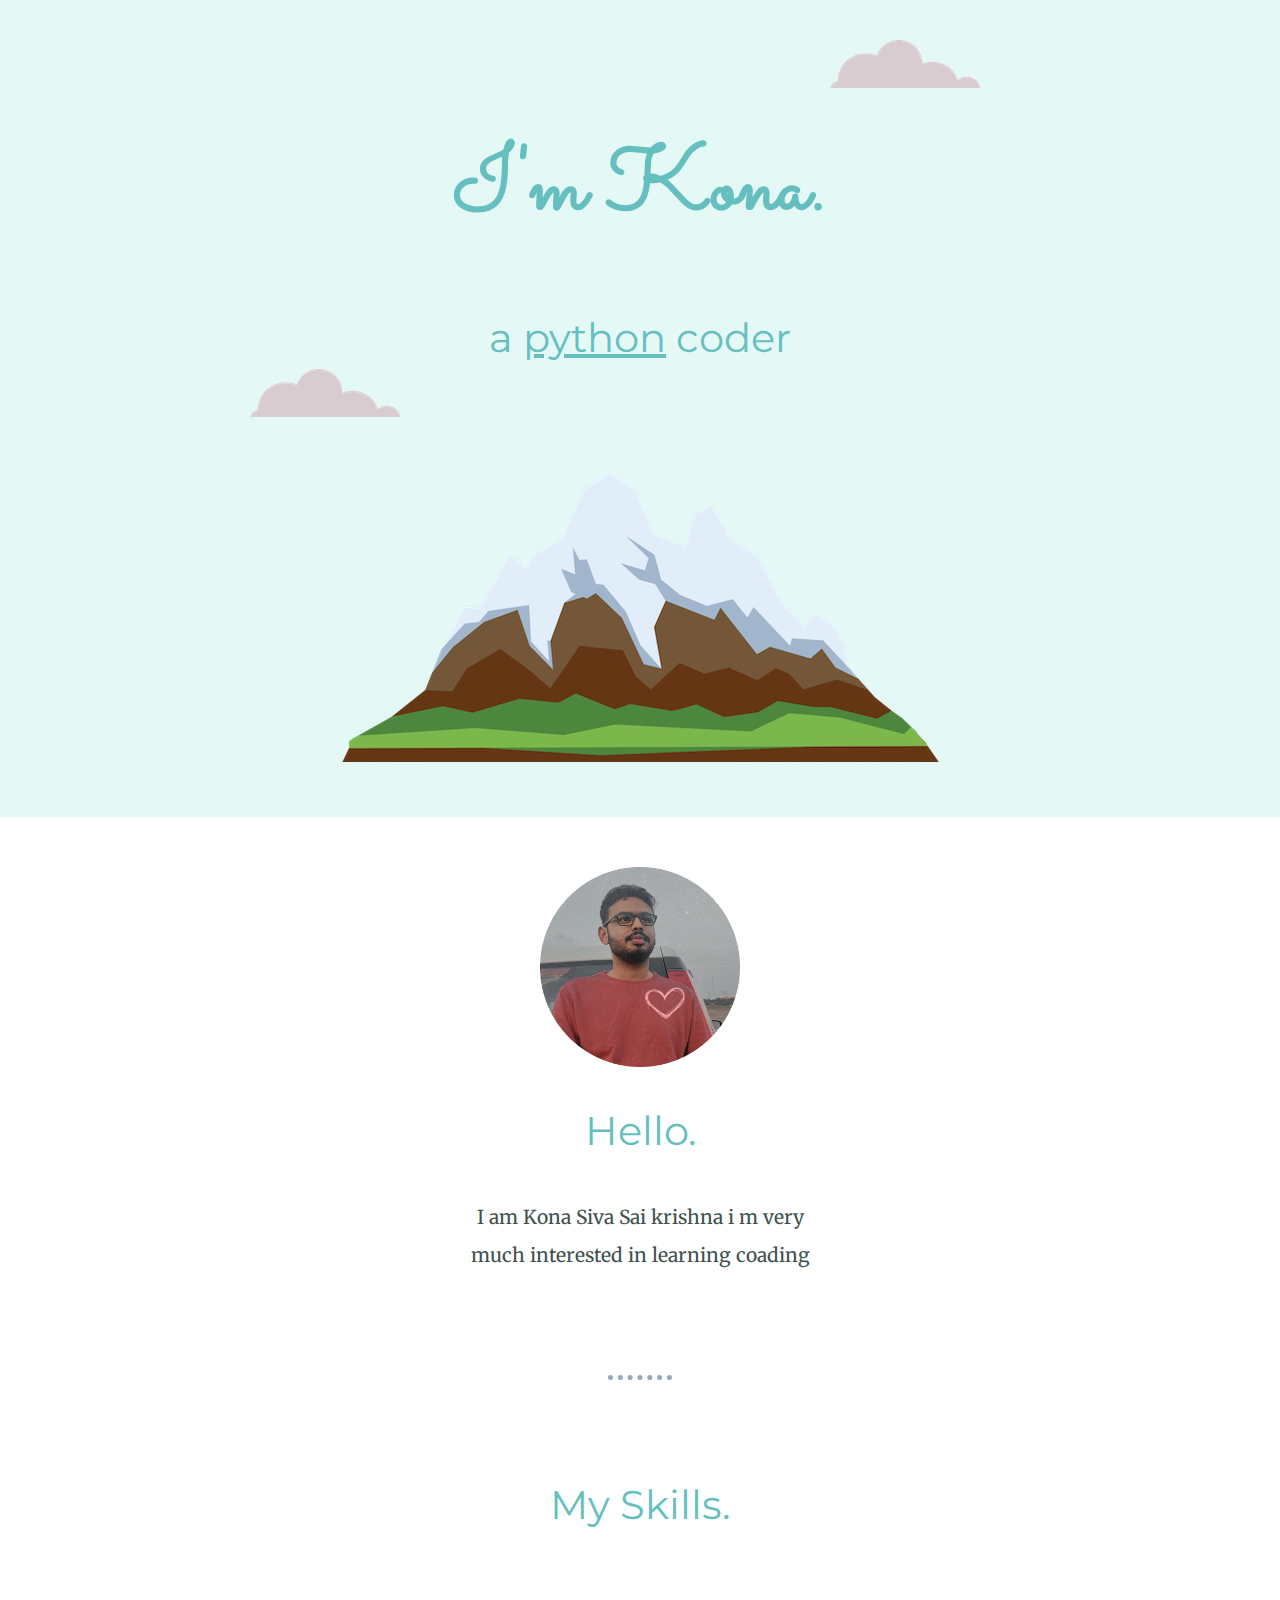
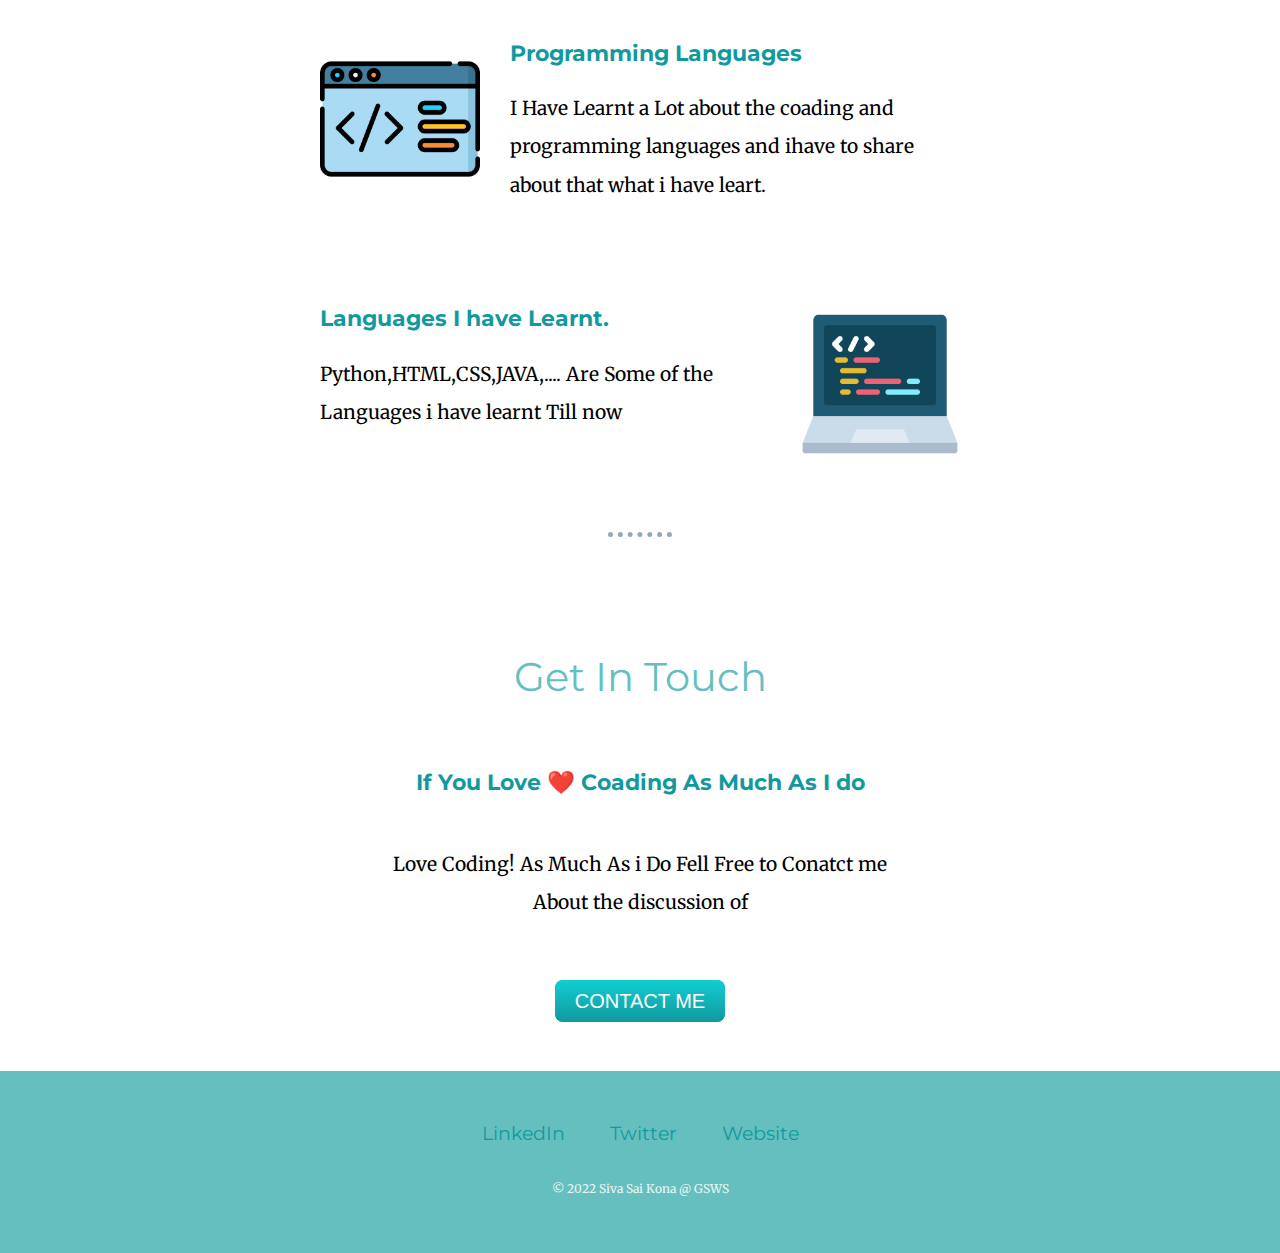
<file: index.html>
<!DOCTYPE html>
<html lang="en" dir="ltr">
  <head>
    <meta charset="utf-8">
    <title>Kona Siva Sai</title>
    <link rel="stylesheet" type="text/css" href="css/styles.css">
    <link rel="icon" href="favicon.ico">
    <link rel="preconnect" href="https://fonts.googleapis.com">
    <link rel="preconnect" href="https://fonts.gstatic.com" crossorigin>
    <link href="https://fonts.googleapis.com/css2?family=Merriweather&family=Montserrat&family=Sacramento&display=swap" rel="stylesheet">
  </head>
  <body>
    <div class="top-container">
      <img class="top-cloud" src="images/cloud.png" alt="cloud-img">
      <h1>I'm Kona.</h1>
      <h2>a <span class="py">python</span> coder</h2>
      <img class="bottom-cloud" src="images/cloud.png" alt="cloud-img">
      <img src="images/mountain.png" alt="mountain-img">
    </div>
    <div class="middle-container">
      <div class="profile">
        <img src="images/sai.png" height="200px" width="200px"alt="">
        <h2>Hello.</h2>
        <p class="intro">I am Kona Siva Sai krishna i m very much interested in learning coading</p>
      </div>
      <hr>
      <div class="skills">
        <h2>My Skills.</h2>
        <div class="skill-row">
          <img class="cimg" src="images/code.png" alt="">
          <h3>Programming Languages</h3>
          <p class="code-class">I Have Learnt a Lot about the coading and programming languages and ihave to share about that what i have leart.</p>
        </div>
        <div class="skill-row">
          <img class="c1img" src="images/programming.png" alt="">
          <h3>Languages I have Learnt.</h3>
          <p class="code-class1">Python,HTML,CSS,JAVA,.... Are Some of the Languages i have learnt Till now</p>
        </div>
      </div>
      <hr>
      <div class="contact-me">
        <h2>Get In Touch</h2>
        <h3>If You Love ❤️ Coading As Much As I do
          </h3>
        <p class="contact-message">Love Coding! As Much As i Do Fell Free to Conatct me About the discussion of <coading></coading></p>
        <a class="btn" href="mailto:konasivasai1767@email.com">CONTACT ME</a>
      </div>
    </div>


    <div class="bottom-container">
      <a class="footer-link" href="https://www.linkedin.com/">LinkedIn</a>
      <a class="footer-link" href="https://twitter.com/">Twitter</a>
      <a class="footer-link" href="https://www.appbrewery.co/">Website</a>
      <p class="copyright">© 2022 Siva Sai Kona @ GSWS</p>
    </div>



  </body>
</html>
</file>
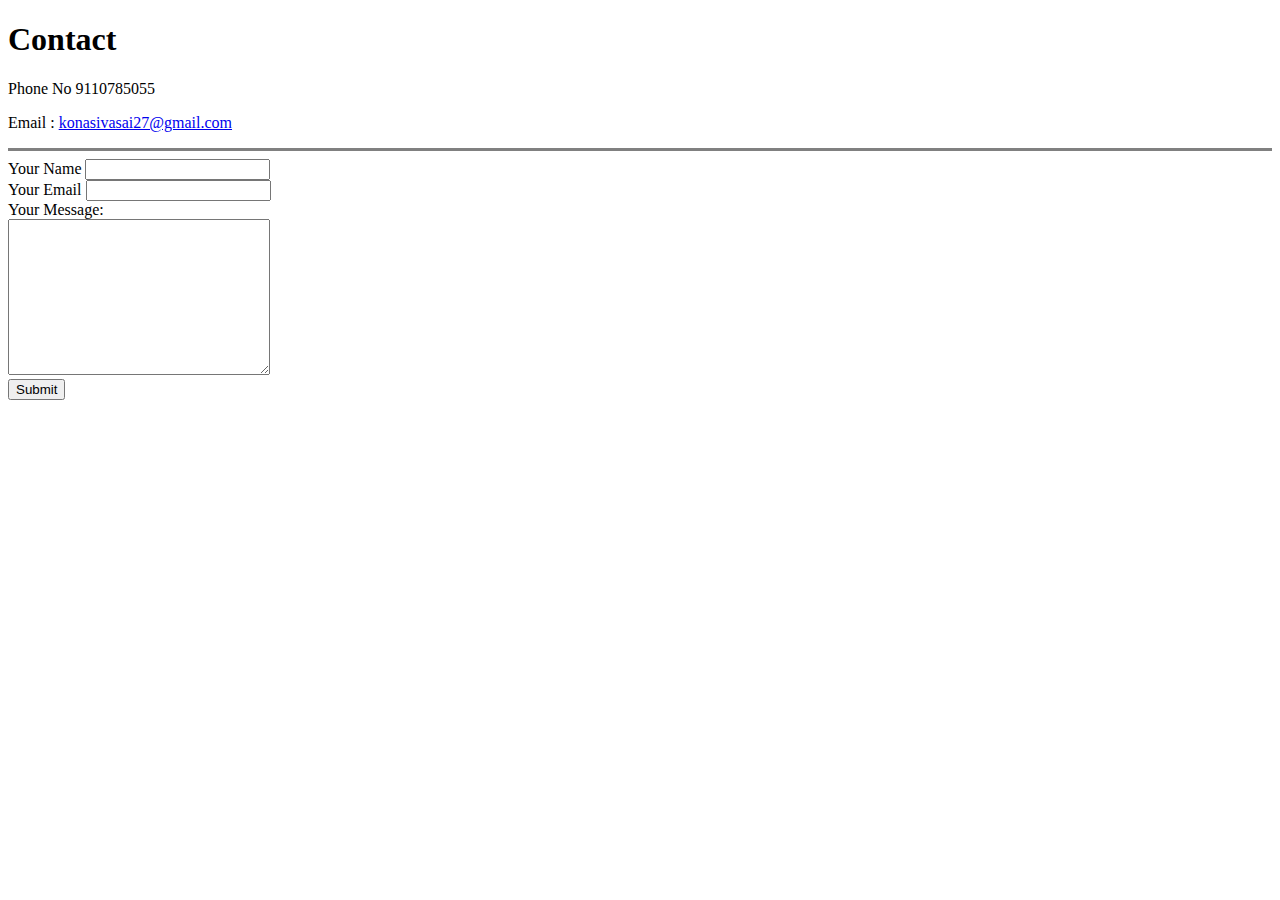
<file: info/contactme.html>
<!DOCTYPE html>
<html lang="en" dir="ltr">
  <head>
    <meta charset="utf-8">
    <title>ContactMe</title>
  </head>
  <body>
    <h1>Contact</h2>
    <p>Phone No 9110785055</p>
    <p>  Email :  <a href="https://mail.google.com/mail/u/0/#inbox?compose=new">konasivasai27@gmail.com</a></p>
    <hr size="3" noshade />
    <form class="" action="mailto:konasivasai27@gmail.com" method="post" enctype="text/plain" >
      <label>Your Name</label>
       <input type="text" name="your ame" value=""><br />
       <label >Your Email</label>
       <input type="email" name="your email" value=""><br />
       <label for="">Your Message:</label><br />
       <textarea name="Your Message" rows="10" cols="30"></textarea><br />

      <input type="submit" name="" >
    </form>

  </body>
</html>
</file>
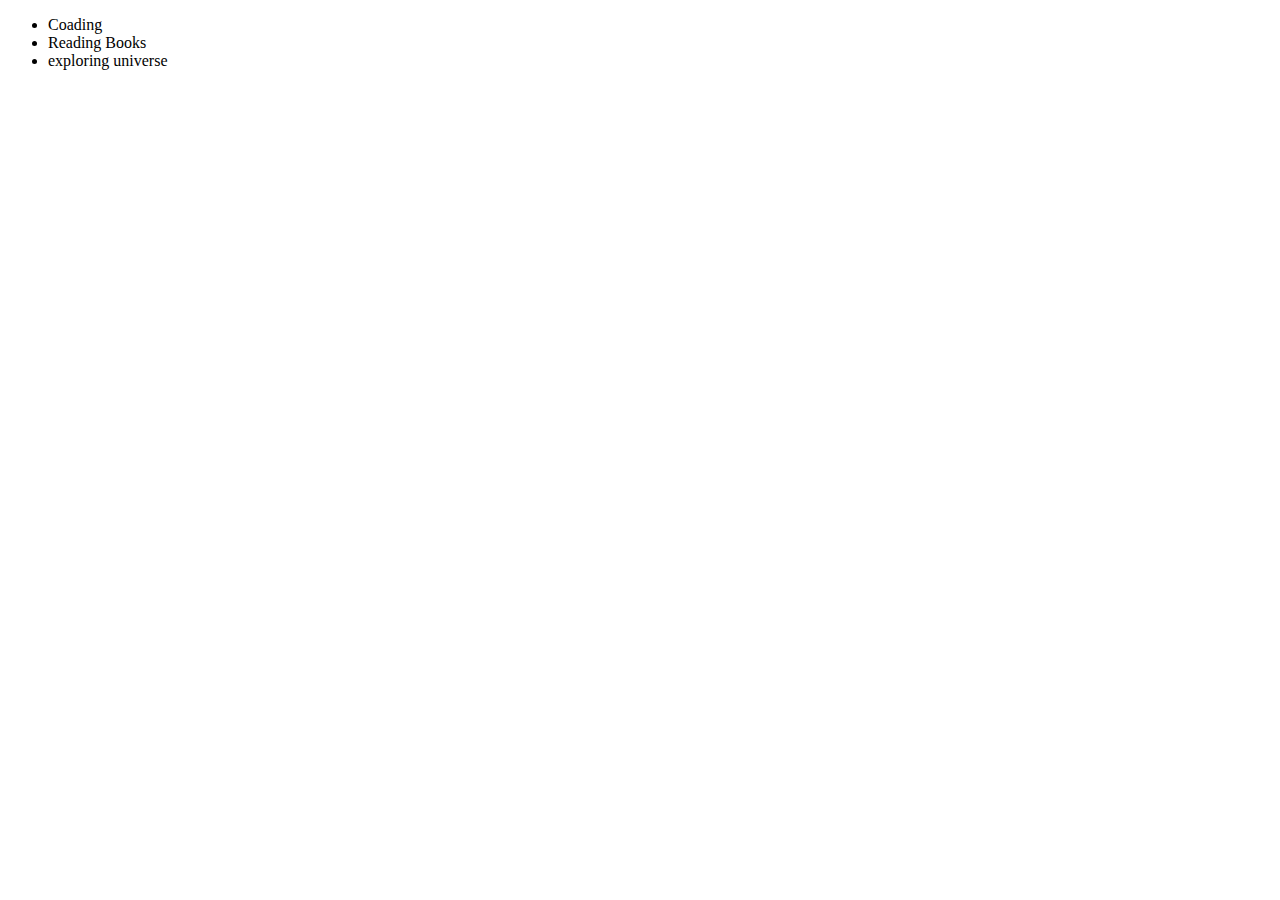
<file: info/hobbies.html>
<!DOCTYPE html>
<html lang="en" dir="ltr">
  <head>
    <meta charset="utf-8">
    <title>hobbies of kona</title>
  </head>
  <body>
    <ul>
      <li> Coading </li>
      <li> Reading Books</li>
      <li>exploring universe</li>
    </ul>

  
  </body>
</html>
</file>
<file: css/styles.css>
body{
  margin: 0px;
  text-align: center;
  font-family: 'Merriweather', serif;
  font-size: 120% ;

}
h1{
  color: #66BFBF;
  font-family: 'Sacramento', cursive;
  font-size: 5.625rem ;
  line-height: 2;
  margin: 50px auto 0;
}
h2{

  color: #66BFBF;
  font-family: 'Montserrat', sans-serif;
  font-size: 2.5rem;
  font-weight: normal;
  padding-bottom: 10px;
}
h3{
  color: #11999E;
  font-family: 'Montserrat', sans-serif;

}
.top-container{
  background-color: #E4F9F5;
  position:relative;
  padding:50px;
}

.middle-container{

 margin: 50px 0;

}
.bottom-container{

  color: #EAF6F6;
  background-color: #66BFBF;
  padding: 50px 0 20px;


}
p{
    line-height: 2;
}
.py{
  text-decoration: underline;
}
.intro{
  margin:auto;
  width: 30%;
}
.bottom-cloud{
  position: absolute;
  left:250px;
  bottom: 400px;
}
.top-cloud{
  position:absolute;
  right:300px;
  top:40px;


}
.profile{
  color: #40514E;

}
.skill-row{
  margin: 100px auto 100px auto ;
  width: 50%;
  text-align: left;

}
.cimg{
  margin-right: 30px;
  width: 25%;
  float: left;
}
.c1img{
  margin-left: 30px;
  width: 25%;
  float: right;
}
a{
  font-family: 'Montserrat', sans-serif;
  color: #11999e;
  margin: 10px 20px;
  text-decoration: none;
}
a:hover{
  color: #EAF6F6;
}
hr{
  border-style: none;
  border-top: dotted;
  border-color : #92A9BD;
  border-width: 5px;
  width: 5%;
  margin: 100px auto;
}
.contact-me{

  line-height: 2;

}
.contact-message{
  width: 40%;
  margin: 40px auto 60px;
}
.copyright{
  color:#EAF6F6;
  font-size: 0.75rem;
  padding: 20px 0px;
}
.btn {

  background: #11cdd4;
  background-image: -webkit-linear-gradient(top, #11cdd4, #11999e);
  background-image: -moz-linear-gradient(top, #11cdd4, #11999e);
  background-image: -ms-linear-gradient(top, #11cdd4, #11999e);
  background-image: -o-linear-gradient(top, #11cdd4, #11999e);
  background-image: linear-gradient(to bottom, #11cdd4, #11999e);
  -webkit-border-radius: 8;
  -moz-border-radius: 8;
  border-radius: 8px;
  font-family: Arial;
  color: #ffffff;
  font-size: 20px;
  padding: 10px 20px 10px 20px;
  text-decoration: none;
}

.btn:hover {
  background: #30e3cb;
  background-image: -webkit-linear-gradient(top, #30e3cb, #2bc4ad);
  background-image: -moz-linear-gradient(top, #30e3cb, #2bc4ad);
  background-image: -ms-linear-gradient(top, #30e3cb, #2bc4ad);
  background-image: -o-linear-gradient(top, #30e3cb, #2bc4ad);
  background-image: linear-gradient(to bottom, #30e3cb, #2bc4ad);
  text-decoration: none;
}
</file>
